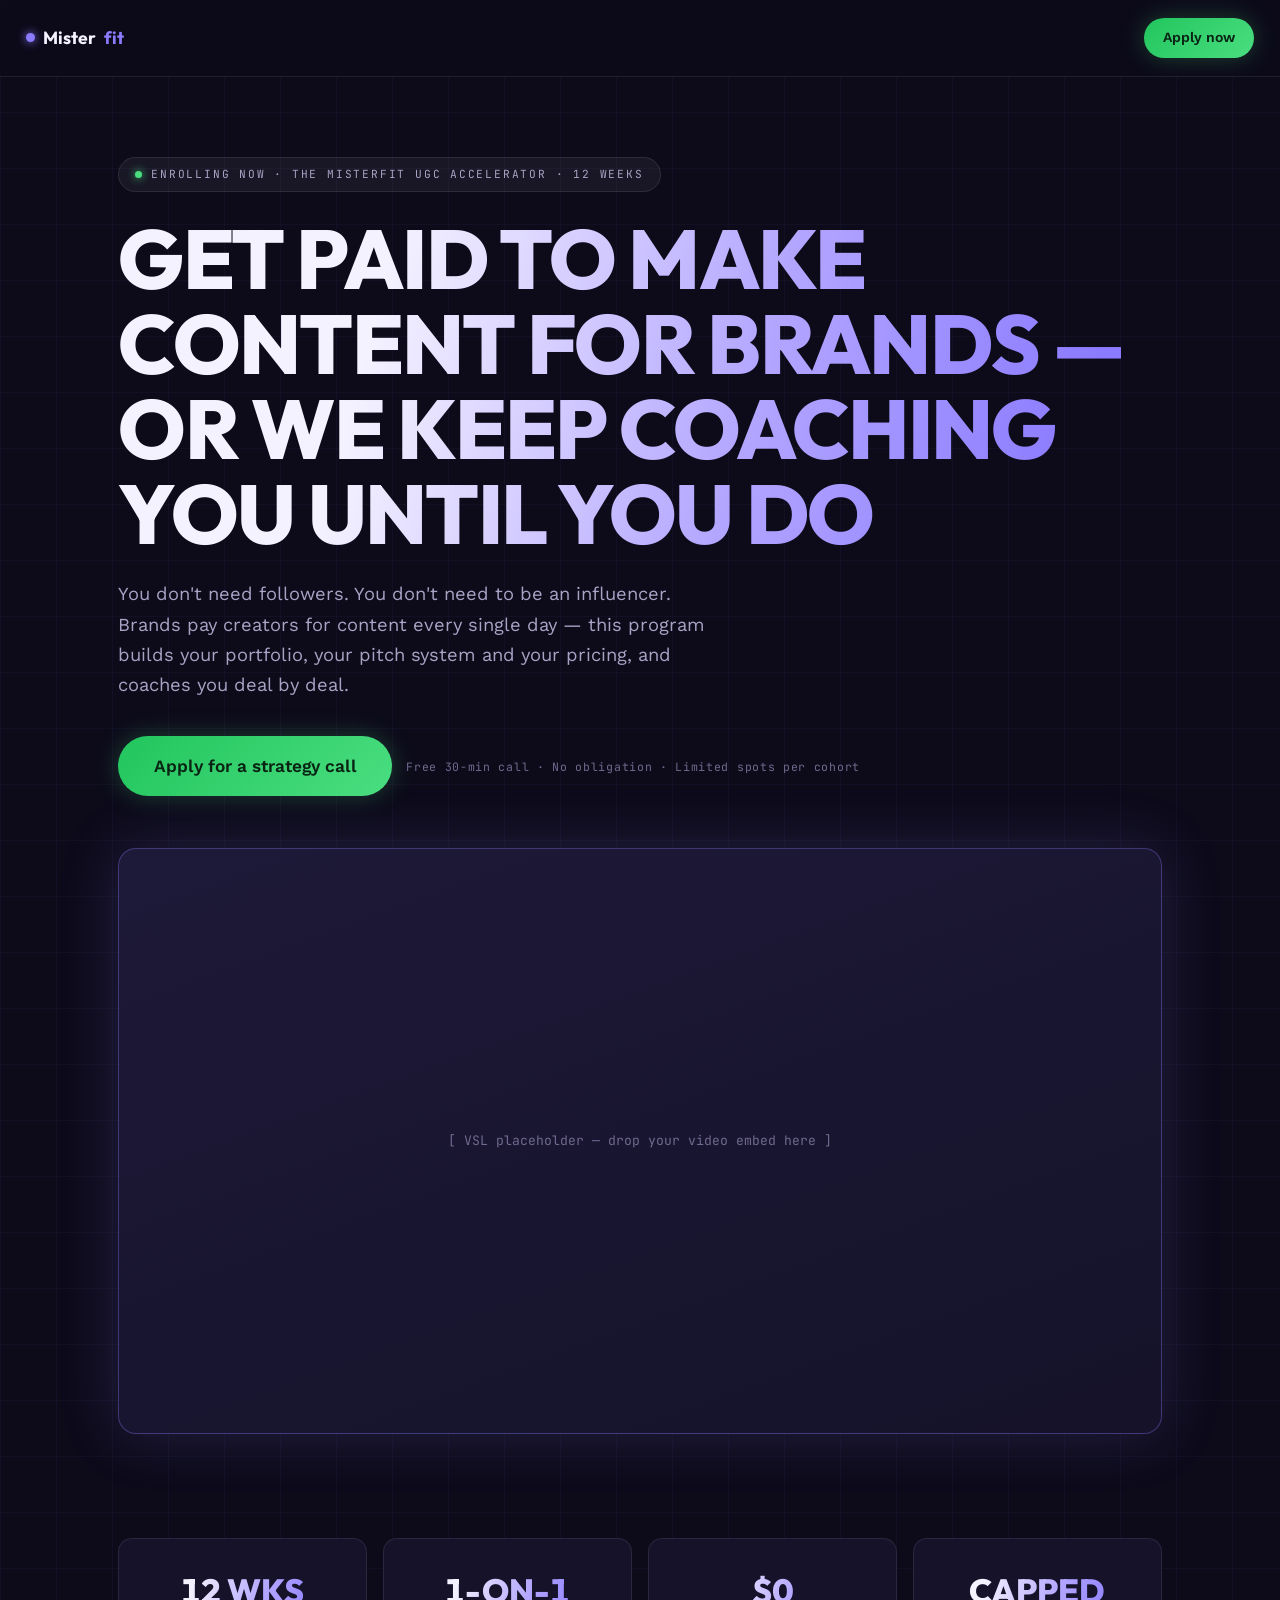
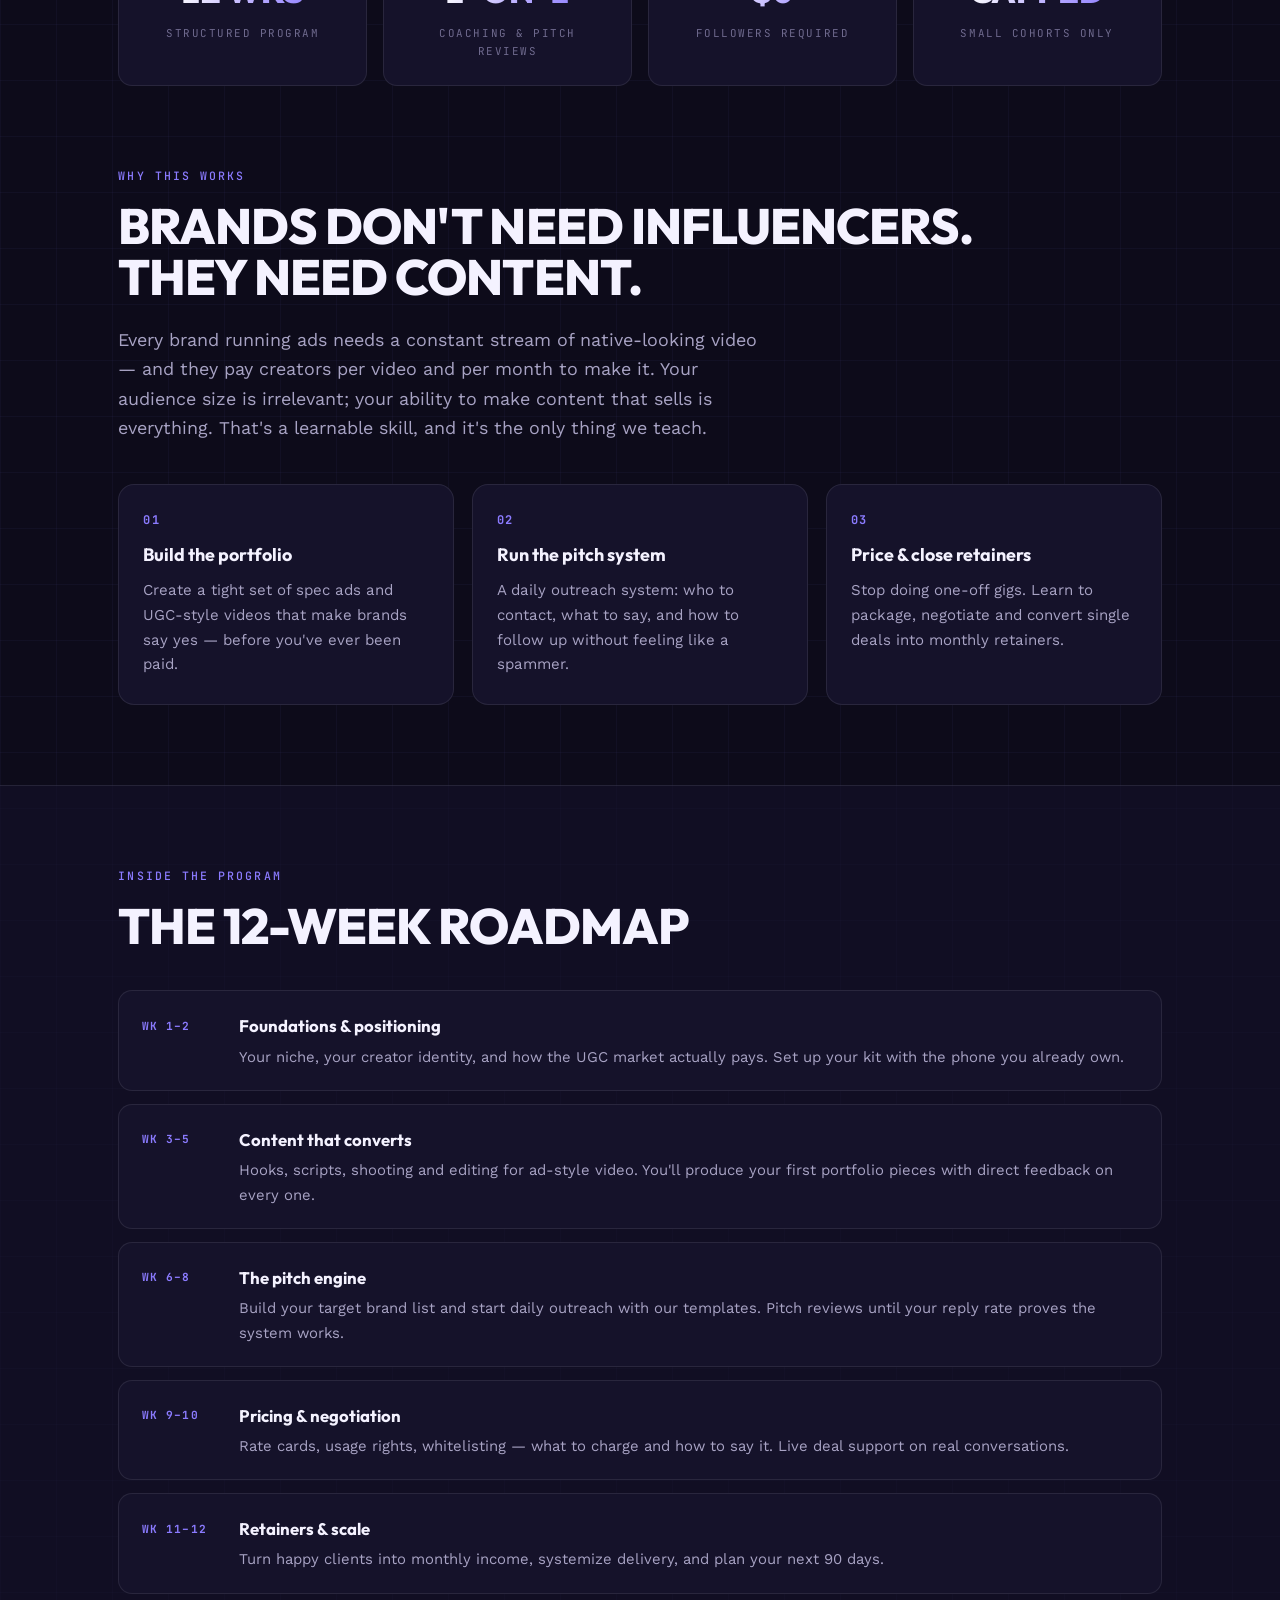
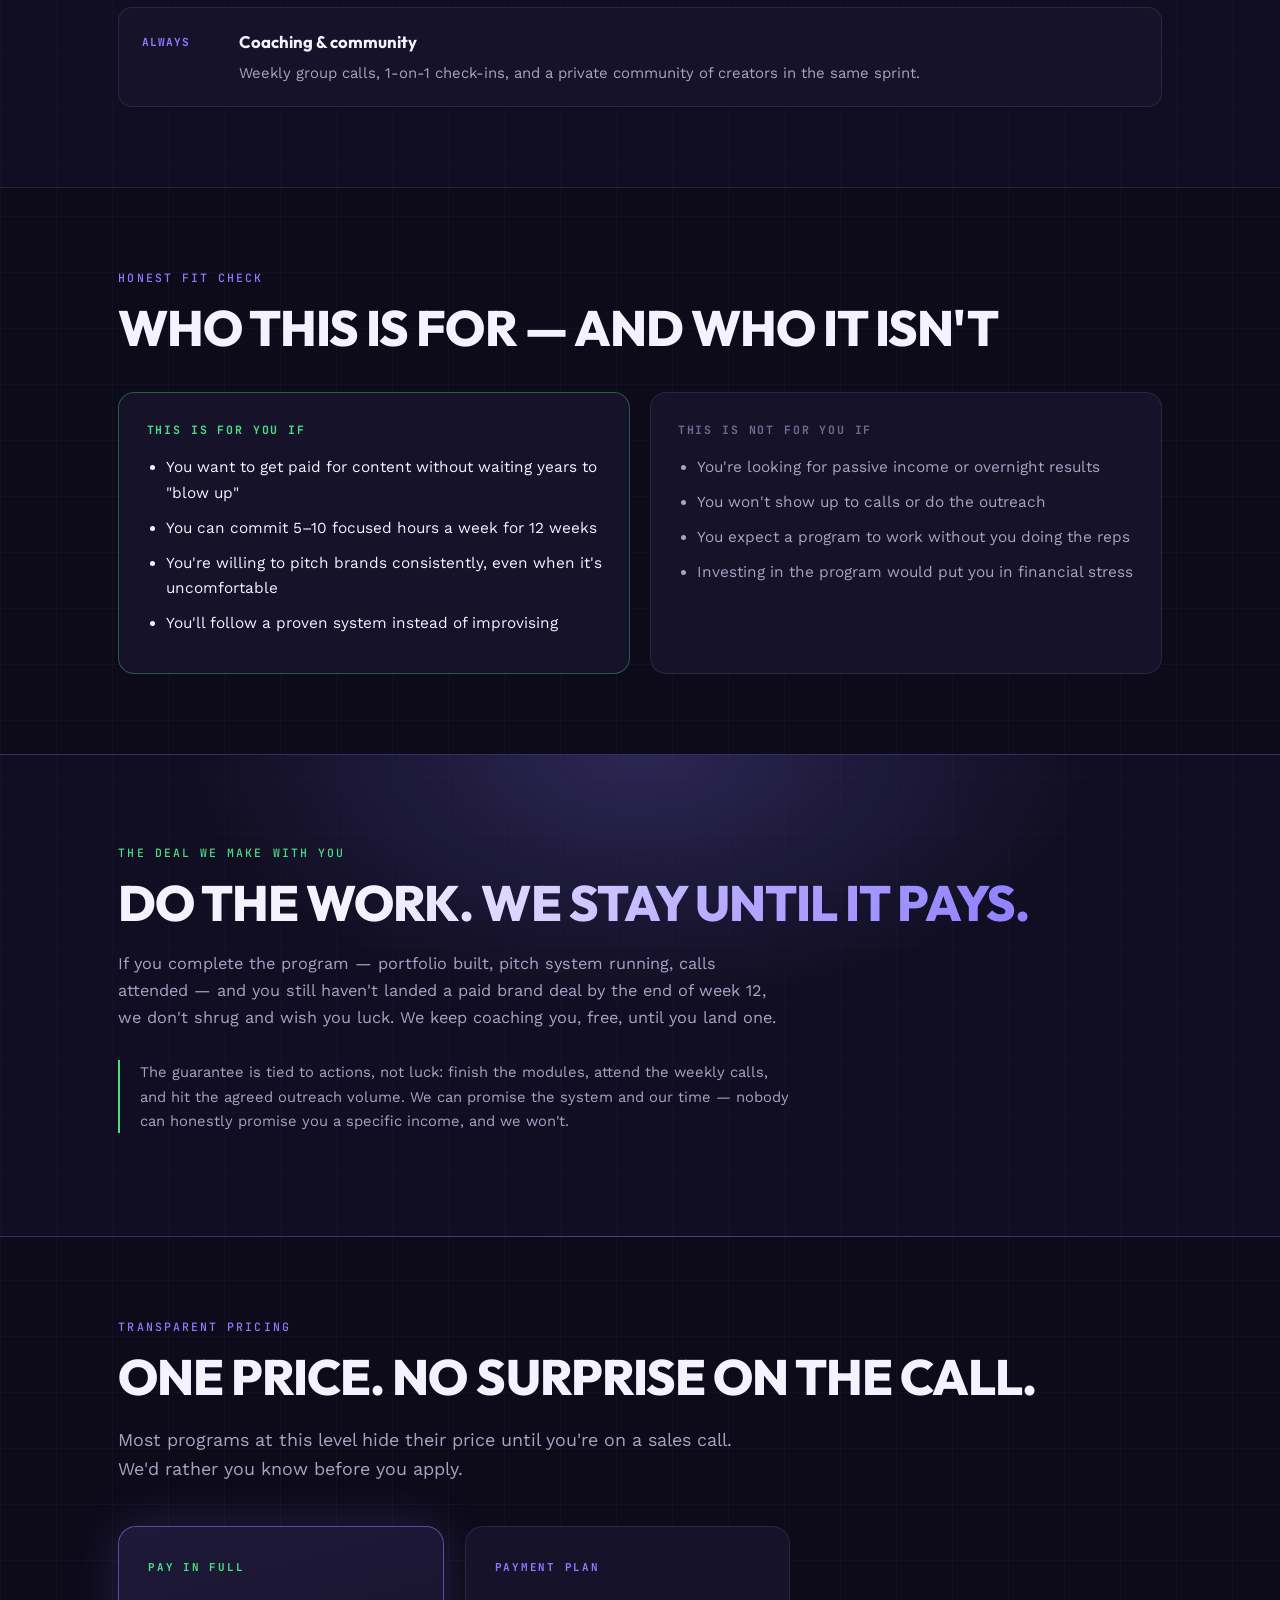
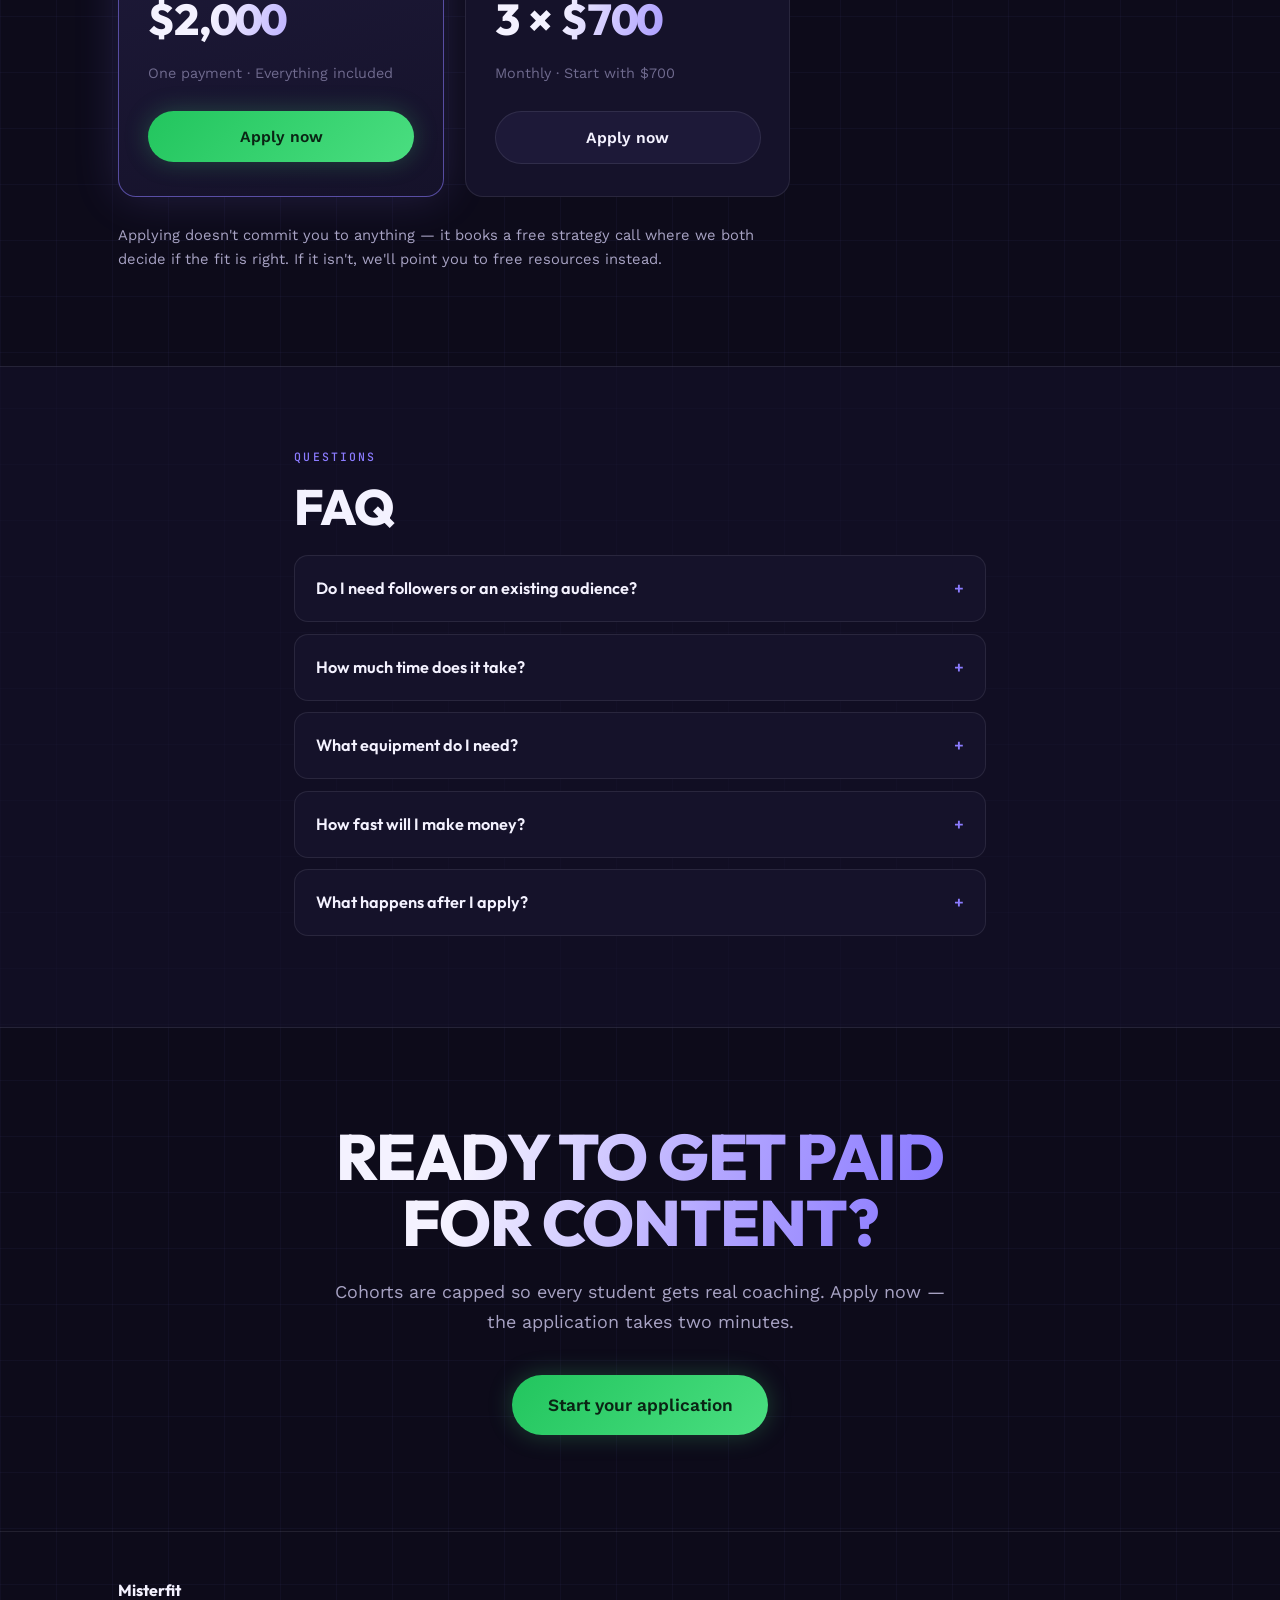
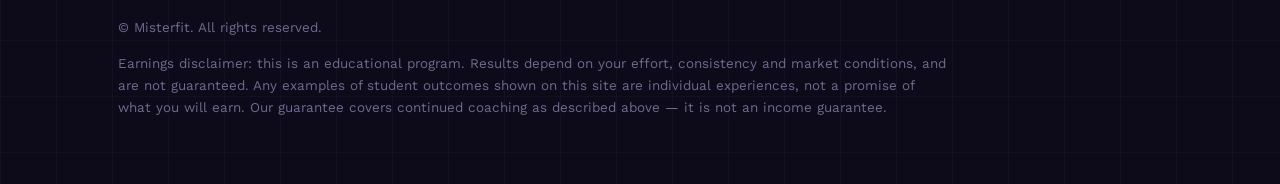
<file: index.html>
<!doctype html>
<html lang="en">
<head>
<meta charset="utf-8">
<meta name="viewport" content="width=device-width, initial-scale=1">
<title>Misterfit UGC Accelerator</title>
<meta name="description" content="A 12-week program that takes you from posting for free to getting paid by brands — portfolio, pitching, pricing and retainers, with coaching until it works.">
<link rel="preconnect" href="https://fonts.googleapis.com">
<link rel="stylesheet" href="https://fonts.googleapis.com/css2?family=Outfit:wght@500;600;700;800&family=Work+Sans:wght@400;500;600&family=JetBrains+Mono:wght@400;500;700&display=swap">
<link rel="stylesheet" href="css/style.css">
</head>
<body>

<nav class="topbar">
  <a class="logo" href="index.html">Mister<span>fit</span></a>
  <a class="btn small" href="apply.html">Apply now</a>
</nav>

<header class="hero">
  <div class="wrap">
    <p class="status-pill"><span class="dot"></span>Enrolling now · The Misterfit UGC Accelerator · 12 weeks</p>
    <h1 class="display">Get paid to make content for brands — <span class="hl">or we keep coaching you until you do</span></h1>
    <p class="sub">You don't need followers. You don't need to be an influencer. Brands pay creators for content every single day — this program builds your portfolio, your pitch system and your pricing, and coaches you deal by deal.</p>
    <div class="cta-row">
      <a class="btn big" href="apply.html">Apply for a strategy call</a>
      <span class="cta-note">Free 30-min call · No obligation · Limited spots per cohort</span>
    </div>

    <!-- TODO: replace this block with your real VSL embed (YouTube/Vimeo/Wistia iframe) -->
    <div class="vsl">[ VSL placeholder — drop your video embed here ]</div>
  </div>
</header>

<div class="factstrip wrap">
  <div class="fact"><div class="n">12 wks</div><div class="l">Structured program</div></div>
  <div class="fact"><div class="n">1-on-1</div><div class="l">Coaching &amp; pitch reviews</div></div>
  <div class="fact"><div class="n">$0</div><div class="l">Followers required</div></div>
  <div class="fact"><div class="n">Capped</div><div class="l">Small cohorts only</div></div>
</div>

<section>
  <div class="wrap">
    <p class="eyebrow">Why this works</p>
    <h2 class="display">Brands don't need influencers.<br>They need content.</h2>
    <p class="lead">Every brand running ads needs a constant stream of native-looking video — and they pay creators per video and per month to make it. Your audience size is irrelevant; your ability to make content that sells is everything. That's a learnable skill, and it's the only thing we teach.</p>
    <div class="steps">
      <div class="step"><div class="num">01</div><h3>Build the portfolio</h3><p>Create a tight set of spec ads and UGC-style videos that make brands say yes — before you've ever been paid.</p></div>
      <div class="step"><div class="num">02</div><h3>Run the pitch system</h3><p>A daily outreach system: who to contact, what to say, and how to follow up without feeling like a spammer.</p></div>
      <div class="step"><div class="num">03</div><h3>Price &amp; close retainers</h3><p>Stop doing one-off gigs. Learn to package, negotiate and convert single deals into monthly retainers.</p></div>
    </div>
  </div>
</section>

<section class="alt">
  <div class="wrap">
    <p class="eyebrow">Inside the program</p>
    <h2 class="display">The 12-week roadmap</h2>
    <div class="modules">
      <div class="module"><div class="wk">Wk 1–2</div><div><h3>Foundations &amp; positioning</h3><p>Your niche, your creator identity, and how the UGC market actually pays. Set up your kit with the phone you already own.</p></div></div>
      <div class="module"><div class="wk">Wk 3–5</div><div><h3>Content that converts</h3><p>Hooks, scripts, shooting and editing for ad-style video. You'll produce your first portfolio pieces with direct feedback on every one.</p></div></div>
      <div class="module"><div class="wk">Wk 6–8</div><div><h3>The pitch engine</h3><p>Build your target brand list and start daily outreach with our templates. Pitch reviews until your reply rate proves the system works.</p></div></div>
      <div class="module"><div class="wk">Wk 9–10</div><div><h3>Pricing &amp; negotiation</h3><p>Rate cards, usage rights, whitelisting — what to charge and how to say it. Live deal support on real conversations.</p></div></div>
      <div class="module"><div class="wk">Wk 11–12</div><div><h3>Retainers &amp; scale</h3><p>Turn happy clients into monthly income, systemize delivery, and plan your next 90 days.</p></div></div>
      <div class="module"><div class="wk">Always</div><div><h3>Coaching &amp; community</h3><p>Weekly group calls, 1-on-1 check-ins, and a private community of creators in the same sprint.</p></div></div>
    </div>
  </div>
</section>

<!--
  TESTIMONIALS — intentionally left out until there are real student results.
  When you have them, add a section here with: real name (with permission),
  a specific outcome, and ideally a video. Never invent results — in this
  niche fabricated income claims are both a trust-killer and an FTC problem.
-->

<section>
  <div class="wrap">
    <p class="eyebrow">Honest fit check</p>
    <h2 class="display">Who this is for — and who it isn't</h2>
    <div class="forgrid">
      <div class="forcard yes">
        <h3>This is for you if</h3>
        <ul>
          <li>You want to get paid for content without waiting years to "blow up"</li>
          <li>You can commit 5–10 focused hours a week for 12 weeks</li>
          <li>You're willing to pitch brands consistently, even when it's uncomfortable</li>
          <li>You'll follow a proven system instead of improvising</li>
        </ul>
      </div>
      <div class="forcard not">
        <h3>This is not for you if</h3>
        <ul>
          <li>You're looking for passive income or overnight results</li>
          <li>You won't show up to calls or do the outreach</li>
          <li>You expect a program to work without you doing the reps</li>
          <li>Investing in the program would put you in financial stress</li>
        </ul>
      </div>
    </div>
  </div>
</section>

<section class="guarantee">
  <div class="wrap">
    <p class="eyebrow">The deal we make with you</p>
    <h2 class="display">Do the work. We stay until it pays.</h2>
    <p>If you complete the program — portfolio built, pitch system running, calls attended — and you still haven't landed a paid brand deal by the end of week 12, we don't shrug and wish you luck. We keep coaching you, free, until you land one.</p>
    <p class="terms">The guarantee is tied to actions, not luck: finish the modules, attend the weekly calls, and hit the agreed outreach volume. We can promise the system and our time — nobody can honestly promise you a specific income, and we won't.</p>
  </div>
</section>

<section id="pricing">
  <div class="wrap">
    <p class="eyebrow">Transparent pricing</p>
    <h2 class="display">One price. No surprise on the call.</h2>
    <p class="lead">Most programs at this level hide their price until you're on a sales call. We'd rather you know before you apply.</p>
    <div class="pricegrid">
      <div class="pricecard featured">
        <span class="plan">Pay in full</span>
        <span class="amount">$2,000</span>
        <span class="per">One payment · Everything included</span>
        <a class="btn" href="apply.html">Apply now</a>
      </div>
      <div class="pricecard">
        <span class="plan">Payment plan</span>
        <span class="amount">3 × $700</span>
        <span class="per">Monthly · Start with $700</span>
        <a class="btn ghost" href="apply.html">Apply now</a>
      </div>
    </div>
    <p class="price-note">Applying doesn't commit you to anything — it books a free strategy call where we both decide if the fit is right. If it isn't, we'll point you to free resources instead.</p>
  </div>
</section>

<section class="alt faq">
  <div class="wrap narrow">
    <p class="eyebrow">Questions</p>
    <h2 class="display">FAQ</h2>
    <details>
      <summary>Do I need followers or an existing audience?</summary>
      <div class="a">No. UGC is content made <em>for brands to use</em> — on their pages and in their ads. Brands hire based on your portfolio, not your follower count. Most students start from zero.</div>
    </details>
    <details>
      <summary>How much time does it take?</summary>
      <div class="a">Plan for 5–10 focused hours a week. The program is built to run alongside a job or studies — but it does not work on zero hours. That's why we ask about your availability in the application.</div>
    </details>
    <details>
      <summary>What equipment do I need?</summary>
      <div class="a">A smartphone and decent natural light. We cover simple upgrades later, but nobody needs a camera kit to land their first deals.</div>
    </details>
    <details>
      <summary>How fast will I make money?</summary>
      <div class="a">Honestly: we don't know, and anyone who promises you a number is lying to you. Speed depends on your niche, your output and your consistency. What we control is the system, the feedback and the guarantee — we coach until the work pays.</div>
    </details>
    <details>
      <summary>What happens after I apply?</summary>
      <div class="a">The application takes about two minutes. If it looks like a fit, you'll book a free 30-minute strategy call where we map your situation and decide together. No pressure tactics, and you already know the price.</div>
    </details>
  </div>
</section>

<section class="finalcta">
  <div class="wrap narrow">
    <h2 class="display">Ready to get <span class="hl">paid</span> for content?</h2>
    <p class="lead">Cohorts are capped so every student gets real coaching. Apply now — the application takes two minutes.</p>
    <a class="btn big" href="apply.html">Start your application</a>
  </div>
</section>

<footer>
  <div class="wrap">
    <div class="logo">Misterfit</div>
    <p>© Misterfit. All rights reserved.</p>
    <p>Earnings disclaimer: this is an educational program. Results depend on your effort, consistency and market conditions, and are not guaranteed. Any examples of student outcomes shown on this site are individual experiences, not a promise of what you will earn. Our guarantee covers continued coaching as described above — it is not an income guarantee.</p>
  </div>
</footer>

</body>
</html>
</file>
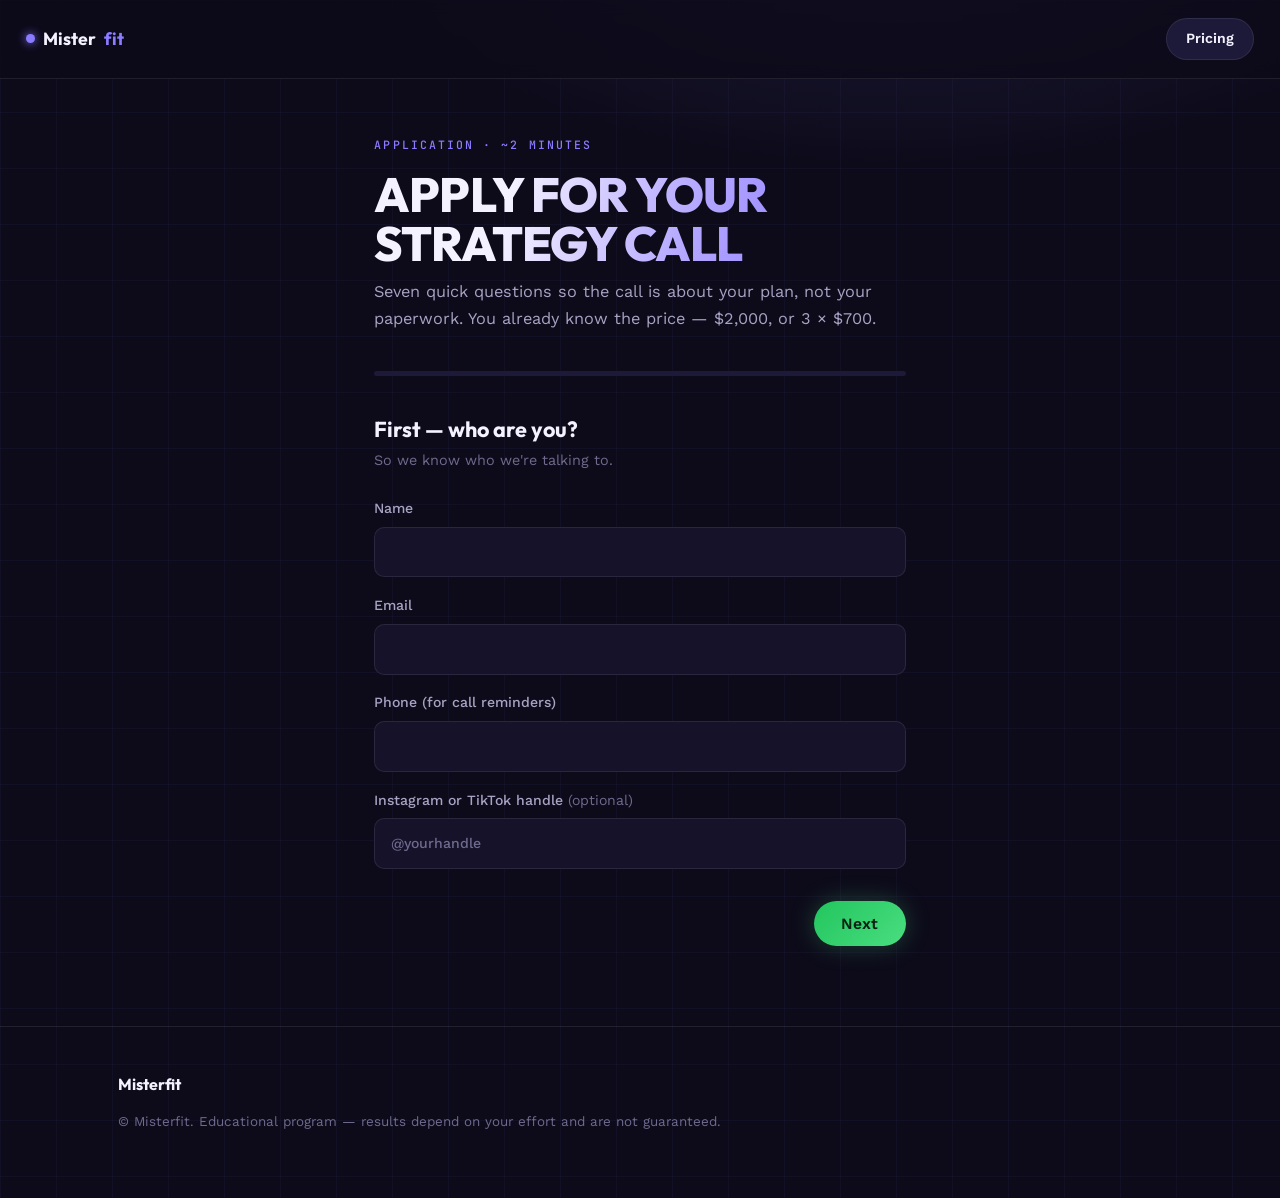
<file: apply.html>
<!doctype html>
<html lang="en">
<head>
<meta charset="utf-8">
<meta name="viewport" content="width=device-width, initial-scale=1">
<title>Apply — Misterfit UGC Accelerator</title>
<meta name="description" content="Apply for a free strategy call for the Misterfit UGC Accelerator.">
<link rel="preconnect" href="https://fonts.googleapis.com">
<link rel="stylesheet" href="https://fonts.googleapis.com/css2?family=Outfit:wght@500;600;700;800&family=Work+Sans:wght@400;500;600&family=JetBrains+Mono:wght@400;500;700&display=swap">
<link rel="stylesheet" href="css/style.css">
<script src="config.js"></script>
</head>
<body>

<nav class="topbar">
  <a class="logo" href="index.html">Mister<span>fit</span></a>
  <a class="btn small ghost" href="index.html#pricing">Pricing</a>
</nav>

<main class="apply-shell">
  <p class="eyebrow">Application · ~2 minutes</p>
  <h1 class="display">Apply for your strategy call</h1>
  <p class="sub">Seven quick questions so the call is about your plan, not your paperwork. You already know the price — $2,000, or 3 × $700.</p>

  <div class="progress" aria-hidden="true"><div class="bar" id="bar"></div></div>

  <form id="appform" novalidate>

    <!-- Step 1: contact -->
    <div class="qstep active" data-step="1">
      <h2>First — who are you?</h2>
      <p class="hint">So we know who we're talking to.</p>
      <label class="field">Name
        <input type="text" name="name" autocomplete="name" required>
      </label>
      <label class="field">Email
        <input type="email" name="email" autocomplete="email" required>
      </label>
      <label class="field">Phone (for call reminders)
        <input type="tel" name="phone" autocomplete="tel" required>
      </label>
      <label class="field">Instagram or TikTok handle <span style="font-weight:400;color:var(--faint)">(optional)</span>
        <input type="text" name="handle" placeholder="@yourhandle">
      </label>
      <div class="nav-row"><span class="spacer"></span><button type="button" class="btn" data-next>Next</button></div>
      <p class="error-note" id="err-1">Please fill in your name, a valid email, and a phone number.</p>
    </div>

    <!-- Step 2: current stage -->
    <div class="qstep" data-step="2">
      <h2>Where are you right now with content?</h2>
      <div class="optlist" data-field="stage">
        <button type="button" class="optbtn" data-value="never-posted">I've never really posted content</button>
        <button type="button" class="optbtn" data-value="posting-unpaid">I post sometimes, but I've never been paid</button>
        <button type="button" class="optbtn" data-value="small-deals">I've landed a few deals — under $500/month</button>
        <button type="button" class="optbtn" data-value="earning">I'm making $500–$2,000/month from content</button>
      </div>
      <div class="nav-row"><button type="button" class="btn ghost" data-back>Back</button><span class="spacer"></span></div>
    </div>

    <!-- Step 3: prior investment -->
    <div class="qstep" data-step="3">
      <h2>Have you invested in courses or coaching before?</h2>
      <div class="optlist" data-field="prior_investment">
        <button type="button" class="optbtn" data-value="first">$0 — this would be my first</button>
        <button type="button" class="optbtn" data-value="under-500">Under $500</button>
        <button type="button" class="optbtn" data-value="500-2000">$500 – $2,000</button>
        <button type="button" class="optbtn" data-value="over-2000">Over $2,000</button>
      </div>
      <div class="nav-row"><button type="button" class="btn ghost" data-back>Back</button><span class="spacer"></span></div>
    </div>

    <!-- Step 4: time -->
    <div class="qstep" data-step="4">
      <h2>How many hours a week can you actually commit?</h2>
      <p class="hint">Honest answer — the program is built around 5–10 focused hours.</p>
      <div class="optlist" data-field="hours">
        <button type="button" class="optbtn" data-value="under-5">Under 5 hours</button>
        <button type="button" class="optbtn" data-value="5-10">5–10 hours</button>
        <button type="button" class="optbtn" data-value="10-plus">10+ hours</button>
      </div>
      <div class="nav-row"><button type="button" class="btn ghost" data-back>Back</button><span class="spacer"></span></div>
    </div>

    <!-- Step 5: obstacle -->
    <div class="qstep" data-step="5">
      <h2>What's the #1 thing stopping you from getting paid for content right now?</h2>
      <p class="hint">Don't skip the messy details — this is what we'll actually dig into on the call.</p>
      <label class="field" style="font-weight:400">
        <textarea name="obstacle" required placeholder="Be specific…"></textarea>
      </label>
      <div class="nav-row"><button type="button" class="btn ghost" data-back>Back</button><span class="spacer"></span><button type="button" class="btn" data-next>Next</button></div>
      <p class="error-note" id="err-5">A sentence or two helps us prepare — please fill this in.</p>
    </div>

    <!-- Step 6: investment readiness (branch point) -->
    <div class="qstep" data-step="6">
      <h2>The program is a $2,000 investment — or 3 payments of $700.</h2>
      <p class="hint">If we both decide on the call that it's the right fit, are you in a position to make that work?</p>
      <div class="optlist" data-field="investment">
        <button type="button" class="optbtn" data-value="ready-now">Yes — I'm ready now</button>
        <button type="button" class="optbtn" data-value="payment-plan">Yes — with the payment plan</button>
        <button type="button" class="optbtn" data-value="not-now">Not right now</button>
      </div>
      <div class="nav-row"><button type="button" class="btn ghost" data-back>Back</button><span class="spacer"></span></div>
    </div>

    <!-- Step 7: show-up commitment -->
    <div class="qstep" data-step="7">
      <h2>Last one: if we book a call, can you commit to showing up?</h2>
      <p class="hint">Spots are limited per cohort, and a no-show takes a slot from someone else.</p>
      <div class="optlist" data-field="commitment">
        <button type="button" class="optbtn" data-value="yes">Yes — I'll be there</button>
        <button type="button" class="optbtn" data-value="no">No, I can't commit to that</button>
      </div>
      <div class="nav-row"><button type="button" class="btn ghost" data-back>Back</button><span class="spacer"></span></div>
    </div>
  </form>

  <!-- Qualified end screen -->
  <div class="endscreen" id="screen-qualified" hidden>
    <p class="eyebrow">Application received</p>
    <h2 class="display">You're in — book your call</h2>
    <p>Pick a time that works for you below. Come with your questions; leave with a plan either way.</p>
    <div class="calendly-slot" id="calendly-slot"></div>
    <p id="no-calendar-msg" hidden>We've got your application — you'll hear from us within 24 hours to schedule your call.</p>
  </div>

  <!-- Waitlist / downsell end screen -->
  <div class="endscreen" id="screen-waitlist" hidden>
    <p class="eyebrow">Application received</p>
    <h2 class="display">Let's keep in touch</h2>
    <p id="waitlist-msg">No stress — the worst move is investing money you can't afford. We've saved your application, and we'll send you free resources to start building your portfolio now, so you're ready when the timing is right.</p>
    <a class="btn" id="downsell-btn" hidden href="#">Start with the starter resources</a>
  </div>
</main>

<footer>
  <div class="wrap">
    <div class="logo">Misterfit</div>
    <p>© Misterfit. Educational program — results depend on your effort and are not guaranteed.</p>
  </div>
</footer>

<script>
(function () {
  var cfg = window.MISTERFIT_CONFIG || {};
  var form = document.getElementById("appform");
  var steps = Array.prototype.slice.call(form.querySelectorAll(".qstep"));
  var bar = document.getElementById("bar");
  var TOTAL = steps.length;
  var current = 0;
  var answers = {};

  function show(i) {
    steps[current].classList.remove("active");
    current = i;
    steps[current].classList.add("active");
    bar.style.width = Math.round(((i + 1) / TOTAL) * 100) + "%";
    window.scrollTo({ top: 0 });
    var first = steps[current].querySelector("input, textarea");
    if (first) first.focus();
  }

  function collectContact() {
    var name = form.elements.name.value.trim();
    var email = form.elements.email.value.trim();
    var phone = form.elements.phone.value.trim();
    if (!name || !/^[^@\s]+@[^@\s]+\.[^@\s]+$/.test(email) || !phone) return false;
    answers.name = name;
    answers.email = email;
    answers.phone = phone;
    answers.handle = form.elements.handle.value.trim();
    return true;
  }

  function submitApplication(status) {
    answers.status = status; // "qualified" | "waitlist"
    answers.submitted_at = new Date().toISOString();
    if (cfg.FORM_ENDPOINT) {
      fetch(cfg.FORM_ENDPOINT, {
        method: "POST",
        headers: { "Content-Type": "application/json", Accept: "application/json" },
        body: JSON.stringify(answers)
      }).catch(function () { /* never block the user on capture */ });
    }
  }

  function finish() {
    var qualified = answers.investment !== "not-now" && answers.commitment === "yes";
    form.hidden = true;
    bar.style.width = "100%";
    submitApplication(qualified ? "qualified" : "waitlist");

    if (qualified) {
      var screen = document.getElementById("screen-qualified");
      screen.hidden = false;
      if (cfg.CALENDLY_URL) {
        var slot = document.getElementById("calendly-slot");
        var div = document.createElement("div");
        div.className = "calendly-inline-widget";
        div.style.minWidth = "320px";
        div.style.height = "700px";
        var url = cfg.CALENDLY_URL + (cfg.CALENDLY_URL.indexOf("?") > -1 ? "&" : "?") +
          "name=" + encodeURIComponent(answers.name) +
          "&email=" + encodeURIComponent(answers.email);
        div.setAttribute("data-url", url);
        slot.appendChild(div);
        var s = document.createElement("script");
        s.src = "https://assets.calendly.com/assets/external/widget.js";
        s.async = true;
        document.body.appendChild(s);
      } else {
        document.getElementById("no-calendar-msg").hidden = false;
      }
    } else {
      var wl = document.getElementById("screen-waitlist");
      wl.hidden = false;
      if (answers.commitment === "no") {
        document.getElementById("waitlist-msg").textContent =
          "No stress — come back when you can commit to the call. We'll hold your application, and you're welcome to re-apply whenever you're ready.";
      }
      if (cfg.DOWNSELL_URL) {
        var b = document.getElementById("downsell-btn");
        b.href = cfg.DOWNSELL_URL;
        b.hidden = false;
      }
    }
  }

  function advance() {
    // Step 7 answered, or waitlist branch from step 6 → finish
    if (current === TOTAL - 1 || (steps[current].dataset.step === "6" && answers.investment === "not-now")) {
      finish();
    } else {
      show(current + 1);
    }
  }

  form.addEventListener("click", function (e) {
    var t = e.target;

    if (t.matches("[data-next]")) {
      var stepNo = steps[current].dataset.step;
      if (stepNo === "1") {
        var ok = collectContact();
        document.getElementById("err-1").classList.toggle("show", !ok);
        if (!ok) return;
      }
      if (stepNo === "5") {
        var v = form.elements.obstacle.value.trim();
        document.getElementById("err-5").classList.toggle("show", v.length < 5);
        if (v.length < 5) return;
        answers.obstacle = v;
      }
      advance();
    }

    if (t.matches("[data-back]") && current > 0) show(current - 1);

    if (t.matches(".optbtn")) {
      var list = t.closest(".optlist");
      list.querySelectorAll(".optbtn").forEach(function (b) { b.classList.remove("selected"); });
      t.classList.add("selected");
      answers[list.dataset.field] = t.dataset.value;
      setTimeout(advance, 180);
    }
  });

  form.addEventListener("keydown", function (e) {
    if (e.key === "Enter" && e.target.tagName !== "TEXTAREA") {
      e.preventDefault();
      var next = steps[current].querySelector("[data-next]");
      if (next) next.click();
    }
  });
})();
</script>

</body>
</html>
</file>
<file: css/style.css>
/* Misterfit UGC Accelerator — dark violet creator look (single theme) */
:root {
  --bg: #0d0b1a;
  --panel: #15122a;
  --panel-2: #1d1938;
  --text: #f4f2ff;
  --muted: #a8a3c4;
  --faint: #6f6a8e;
  --line: rgba(244, 242, 255, 0.09);
  --violet: #8b7bff;
  --violet-deep: #5b47d6;
  --green: #4ade80;
  --green-ink: #0a2414;
  --grad-text: linear-gradient(105deg, #f4f2ff 25%, #b3a6ff 60%, #8b7bff 90%);
  --grad-cta: linear-gradient(135deg, #22c55e, #4ade80);
}

* { box-sizing: border-box; }
html { scroll-behavior: smooth; }
@media (prefers-reduced-motion: reduce) {
  html { scroll-behavior: auto; }
  * { transition: none !important; animation: none !important; }
}

body {
  margin: 0;
  background:
    radial-gradient(60rem 30rem at 70% -10%, rgba(139, 123, 255, 0.16), transparent 60%),
    linear-gradient(rgba(139, 123, 255, 0.045) 1px, transparent 1px),
    linear-gradient(90deg, rgba(139, 123, 255, 0.045) 1px, transparent 1px),
    var(--bg);
  background-size: auto, 56px 56px, 56px 56px, auto;
  color: var(--text);
  font-family: "Work Sans", system-ui, sans-serif;
  font-size: 1.02rem;
  line-height: 1.65;
}

.display {
  font-family: Outfit, system-ui, sans-serif;
  font-weight: 800;
  text-transform: uppercase;
  letter-spacing: -0.02em;
  line-height: 1.02;
}
.grad { background: var(--grad-text); -webkit-background-clip: text; background-clip: text; color: transparent; }

.eyebrow {
  font-family: "JetBrains Mono", ui-monospace, monospace;
  font-size: 0.72rem;
  font-weight: 500;
  letter-spacing: 0.18em;
  text-transform: uppercase;
  color: var(--violet);
  margin: 0 0 1rem;
}

.wrap { max-width: 68rem; margin: 0 auto; padding: 0 1.4rem; }
.narrow { max-width: 46rem; }

/* ---- top bar ---- */
.topbar {
  display: flex; justify-content: space-between; align-items: center;
  padding: 1.1rem 1.6rem;
  border-bottom: 1px solid var(--line);
  background: rgba(13, 11, 26, 0.8);
  backdrop-filter: blur(8px);
  position: sticky; top: 0; z-index: 10;
}
.topbar .logo {
  font-family: Outfit, sans-serif; font-weight: 700;
  font-size: 1.1rem; letter-spacing: -0.01em;
  color: var(--text); text-decoration: none;
  display: inline-flex; align-items: center; gap: 0.55rem;
}
.topbar .logo::before {
  content: ""; width: 9px; height: 9px; border-radius: 50%;
  background: var(--violet); box-shadow: 0 0 10px var(--violet);
}
.topbar .logo span { color: var(--violet); }

.btn {
  display: inline-flex; align-items: center; justify-content: center; gap: 0.5rem;
  background: var(--grad-cta); color: var(--green-ink);
  font-family: "Work Sans", sans-serif;
  font-weight: 600; font-size: 0.98rem;
  text-decoration: none; text-align: center;
  padding: 0.8rem 1.7rem;
  border: none;
  border-radius: 999px;
  cursor: pointer;
  box-shadow: 0 0 24px rgba(74, 222, 128, 0.25);
  transition: transform 0.12s, box-shadow 0.15s, filter 0.15s;
}
.btn:hover { filter: brightness(1.07); box-shadow: 0 0 32px rgba(74, 222, 128, 0.4); }
.btn:active { transform: translateY(1px); }
.btn:focus-visible { outline: 2px solid var(--green); outline-offset: 3px; }
.btn.big { font-size: 1.08rem; padding: 1rem 2.2rem; }
.btn.ghost {
  background: var(--panel-2); color: var(--text);
  border: 1px solid var(--line); box-shadow: none;
}
.btn.ghost:hover { background: #262146; filter: none; box-shadow: none; }
.btn.small { font-size: 0.88rem; padding: 0.55rem 1.2rem; }

/* ---- status pill ---- */
.status-pill {
  display: inline-flex; align-items: center; gap: 0.55rem;
  font-family: "JetBrains Mono", ui-monospace, monospace;
  font-size: 0.7rem; letter-spacing: 0.16em; text-transform: uppercase;
  color: var(--muted);
  background: rgba(244, 242, 255, 0.05);
  border: 1px solid var(--line);
  border-radius: 999px;
  padding: 0.45rem 1rem;
  margin: 0 0 1.6rem;
}
.status-pill .dot {
  width: 7px; height: 7px; border-radius: 50%;
  background: var(--green); box-shadow: 0 0 8px var(--green);
}

/* ---- hero ---- */
.hero { padding: 5rem 0 4rem; }
.hero h1 {
  font-size: clamp(2.7rem, 8vw, 5.2rem);
  margin: 0 0 1.4rem;
  text-wrap: balance;
  background: var(--grad-text);
  -webkit-background-clip: text; background-clip: text;
  color: transparent;
}
.hero h1 .hl { color: inherit; }
.hero .sub { font-size: 1.15rem; color: var(--muted); max-width: 38rem; margin: 0 0 2.2rem; }
.hero .sub strong { color: var(--text); font-weight: 600; }
.hero .cta-row { display: flex; gap: 0.9rem; flex-wrap: wrap; align-items: center; }
.hero .cta-note {
  font-family: "JetBrains Mono", monospace;
  font-size: 0.72rem; letter-spacing: 0.06em; color: var(--faint);
}

.vsl {
  margin: 3.2rem 0 0;
  aspect-ratio: 16 / 9;
  background: linear-gradient(160deg, var(--panel-2), var(--panel));
  border: 1px solid rgba(139, 123, 255, 0.35);
  border-radius: 18px;
  box-shadow: 0 0 60px rgba(139, 123, 255, 0.18);
  display: flex; align-items: center; justify-content: center;
  color: var(--faint);
  font-family: "JetBrains Mono", monospace;
  font-size: 0.82rem;
  text-align: center;
  padding: 1rem;
}

/* ---- fact strip ---- */
.factstrip {
  display: grid;
  grid-template-columns: repeat(auto-fit, minmax(10rem, 1fr));
  gap: 1rem;
  padding: 2.5rem 1.4rem 0;
}
.factstrip .fact {
  background: var(--panel);
  border: 1px solid var(--line);
  border-radius: 14px;
  padding: 1.5rem 1.4rem;
  text-align: center;
}
.factstrip .n {
  font-family: Outfit, sans-serif; font-weight: 800;
  font-size: 2.1rem; text-transform: uppercase;
  background: var(--grad-text);
  -webkit-background-clip: text; background-clip: text; color: transparent;
  font-variant-numeric: tabular-nums;
}
.factstrip .l {
  font-family: "JetBrains Mono", monospace;
  font-size: 0.68rem; letter-spacing: 0.14em; text-transform: uppercase;
  color: var(--faint); margin-top: 0.4rem;
}

/* ---- sections ---- */
section { padding: 5rem 0; }
section.alt { background: rgba(21, 18, 42, 0.55); border-top: 1px solid var(--line); border-bottom: 1px solid var(--line); }
h2.display { font-size: clamp(1.9rem, 4.8vw, 3.1rem); margin: 0 0 1.4rem; text-wrap: balance; }
.lead { font-size: 1.12rem; color: var(--muted); max-width: 40rem; }
.lead strong { color: var(--text); }

.steps { display: grid; grid-template-columns: repeat(auto-fit, minmax(15rem, 1fr)); gap: 1.1rem; margin-top: 2.6rem; }
.step {
  background: var(--panel); border: 1px solid var(--line); border-radius: 16px;
  padding: 1.6rem 1.5rem 1.7rem;
  transition: border-color 0.15s, box-shadow 0.15s;
}
.step:hover { border-color: rgba(139, 123, 255, 0.45); box-shadow: 0 0 30px rgba(139, 123, 255, 0.12); }
.step .num {
  font-family: "JetBrains Mono", monospace;
  font-size: 0.75rem; letter-spacing: 0.12em; color: var(--violet); font-weight: 700;
}
.step h3 { font-family: Outfit, sans-serif; font-weight: 700; font-size: 1.12rem; margin: 0.6rem 0 0.5rem; }
.step p { margin: 0; font-size: 0.94rem; color: var(--muted); }

/* ---- curriculum ---- */
.modules { margin-top: 2.4rem; display: flex; flex-direction: column; gap: 0.8rem; }
.module {
  display: grid; grid-template-columns: 5rem 1fr; gap: 1.1rem;
  background: var(--panel); border: 1px solid var(--line); border-radius: 14px;
  padding: 1.3rem 1.4rem;
}
.module .wk {
  font-family: "JetBrains Mono", monospace;
  font-size: 0.7rem; letter-spacing: 0.1em; text-transform: uppercase;
  color: var(--violet); font-weight: 700; padding-top: 0.3rem;
}
.module h3 { font-family: Outfit, sans-serif; font-weight: 700; margin: 0 0 0.3rem; font-size: 1.05rem; }
.module p { margin: 0; font-size: 0.93rem; color: var(--muted); }

/* ---- for / not for ---- */
.forgrid { display: grid; grid-template-columns: repeat(auto-fit, minmax(17rem, 1fr)); gap: 1.2rem; margin-top: 2.4rem; }
.forcard { border: 1px solid var(--line); border-radius: 16px; padding: 1.7rem 1.7rem; background: var(--panel); }
.forcard.yes { border-color: rgba(74, 222, 128, 0.35); }
.forcard h3 {
  margin: 0 0 1rem; font-size: 0.72rem; text-transform: uppercase; letter-spacing: 0.16em;
  font-family: "JetBrains Mono", monospace; font-weight: 700;
}
.forcard.yes h3 { color: var(--green); }
.forcard.not h3 { color: var(--faint); }
.forcard ul { margin: 0; padding-left: 1.2rem; }
.forcard li { margin-bottom: 0.6rem; font-size: 0.96rem; color: var(--muted); }
.forcard.yes li { color: var(--text); }

/* ---- guarantee band ---- */
.guarantee {
  padding: 5.5rem 0;
  background:
    radial-gradient(40rem 22rem at 50% 0%, rgba(139, 123, 255, 0.22), transparent 70%),
    rgba(21, 18, 42, 0.55);
  border-top: 1px solid rgba(139, 123, 255, 0.3);
  border-bottom: 1px solid rgba(139, 123, 255, 0.3);
}
.guarantee .eyebrow { color: var(--green); }
.guarantee h2 { background: var(--grad-text); -webkit-background-clip: text; background-clip: text; color: transparent; }
.guarantee p { color: var(--muted); max-width: 42rem; }
.guarantee .terms {
  font-size: 0.92rem; border-left: 2px solid var(--green);
  padding-left: 1.2rem; margin-top: 1.8rem;
}

/* ---- pricing ---- */
.pricegrid { display: grid; grid-template-columns: repeat(auto-fit, minmax(16rem, 1fr)); gap: 1.3rem; margin-top: 2.6rem; max-width: 42rem; }
.pricecard {
  border: 1px solid var(--line); border-radius: 18px;
  padding: 2rem 1.8rem; background: var(--panel);
  display: flex; flex-direction: column; gap: 0.45rem;
}
.pricecard.featured {
  border-color: rgba(139, 123, 255, 0.55);
  background: linear-gradient(165deg, var(--panel-2), var(--panel));
  box-shadow: 0 0 45px rgba(139, 123, 255, 0.18);
}
.pricecard .plan {
  font-family: "JetBrains Mono", monospace; font-size: 0.68rem;
  letter-spacing: 0.16em; text-transform: uppercase; color: var(--violet); font-weight: 700;
}
.pricecard.featured .plan { color: var(--green); }
.pricecard .amount {
  font-family: Outfit, sans-serif; font-weight: 800; font-size: 2.7rem;
  font-variant-numeric: tabular-nums;
  background: var(--grad-text); -webkit-background-clip: text; background-clip: text; color: transparent;
}
.pricecard .per { font-size: 0.9rem; color: var(--faint); }
.pricecard .btn { margin-top: 1.1rem; }
.price-note { font-size: 0.92rem; color: var(--muted); margin-top: 1.6rem; max-width: 40rem; }

/* ---- faq ---- */
.faq details {
  border: 1px solid var(--line); border-radius: 14px;
  background: var(--panel);
  padding: 0.3rem 1.3rem; margin-bottom: 0.7rem;
}
.faq details[open] { border-color: rgba(139, 123, 255, 0.4); }
.faq summary {
  font-family: Outfit, sans-serif;
  font-weight: 600; cursor: pointer; padding: 0.9rem 0;
  list-style: none; display: flex; justify-content: space-between; gap: 1rem;
}
.faq summary::after { content: "+"; font-family: "JetBrains Mono", monospace; color: var(--violet); }
.faq details[open] summary::after { content: "–"; }
.faq summary:focus-visible { outline: 2px solid var(--violet); outline-offset: 2px; border-radius: 6px; }
.faq .a { padding: 0 0 1.1rem; color: var(--muted); max-width: 42rem; }

/* ---- final cta ---- */
.finalcta { text-align: center; padding: 6rem 0; }
.finalcta h2 {
  font-size: clamp(2.2rem, 6.5vw, 4rem);
  background: var(--grad-text); -webkit-background-clip: text; background-clip: text; color: transparent;
}
.finalcta h2 .hl { color: inherit; }
.finalcta .lead { margin: 0 auto 2.4rem; }

/* ---- footer ---- */
footer {
  border-top: 1px solid var(--line);
  color: var(--faint);
  padding: 2.8rem 0 3.2rem; font-size: 0.84rem;
}
footer .logo { font-family: Outfit, sans-serif; font-weight: 700; color: var(--text); font-size: 1rem; }
footer p { max-width: 52rem; }
footer a { color: var(--muted); }

/* ---- application page ---- */
.apply-shell { max-width: 36rem; margin: 0 auto; padding: 3.5rem 1.4rem 5rem; }
.apply-shell h1 {
  font-size: clamp(2rem, 6vw, 3rem); margin: 0 0 0.7rem;
  background: var(--grad-text); -webkit-background-clip: text; background-clip: text; color: transparent;
}
.apply-shell .sub { color: var(--muted); margin: 0 0 2.4rem; }

.progress {
  height: 5px; background: var(--panel-2); border-radius: 3px; overflow: hidden;
  margin-bottom: 2.4rem;
}
.progress .bar { height: 100%; background: linear-gradient(90deg, var(--violet-deep), var(--violet)); width: 0%; transition: width 0.25s ease; }

.qstep { display: none; }
.qstep.active { display: block; }
.qstep h2 { font-family: Outfit, sans-serif; font-weight: 700; font-size: 1.35rem; margin: 0 0 0.4rem; line-height: 1.3; }
.qstep .hint { color: var(--faint); font-size: 0.9rem; margin: 0 0 1.5rem; }

.qstep label.field { display: block; margin-bottom: 1.05rem; font-weight: 500; font-size: 0.88rem; color: var(--muted); }
.qstep input[type="text"], .qstep input[type="email"], .qstep input[type="tel"], .qstep textarea {
  display: block; width: 100%;
  font: inherit; color: var(--text);
  background: var(--panel); border: 1px solid var(--line); border-radius: 10px;
  padding: 0.8rem 1rem; margin-top: 0.4rem;
}
.qstep input::placeholder, .qstep textarea::placeholder { color: var(--faint); }
.qstep input:focus, .qstep textarea:focus { outline: 2px solid var(--violet); outline-offset: 1px; border-color: transparent; }
.qstep textarea { min-height: 7.5rem; resize: vertical; }

.optlist { display: flex; flex-direction: column; gap: 0.7rem; }
.optbtn {
  font: inherit; text-align: left; color: var(--text);
  background: var(--panel);
  border: 1px solid var(--line); border-radius: 12px;
  padding: 0.95rem 1.2rem; cursor: pointer;
  transition: border-color 0.12s, background 0.12s, box-shadow 0.12s;
}
.optbtn:hover { border-color: rgba(139, 123, 255, 0.55); background: var(--panel-2); }
.optbtn:focus-visible { outline: 2px solid var(--violet); outline-offset: 2px; }
.optbtn.selected {
  background: linear-gradient(135deg, var(--violet-deep), var(--violet));
  border-color: transparent; color: #fff;
  box-shadow: 0 0 24px rgba(139, 123, 255, 0.35);
}

.nav-row { display: flex; justify-content: space-between; gap: 1rem; margin-top: 2rem; }
.nav-row .spacer { flex: 1; }

.endscreen { text-align: center; padding: 2rem 0; }
.endscreen h2 {
  font-family: Outfit, sans-serif; font-weight: 800; text-transform: uppercase; letter-spacing: -0.02em;
  font-size: 1.9rem; margin-bottom: 0.8rem;
  background: var(--grad-text); -webkit-background-clip: text; background-clip: text; color: transparent;
}
.endscreen p { color: var(--muted); max-width: 30rem; margin: 0 auto 1.5rem; }
.calendly-slot { margin-top: 1.5rem; min-height: 40rem; }
.error-note { color: #ff8a7a; font-size: 0.9rem; margin-top: 0.8rem; display: none; }
.error-note.show { display: block; }
</file>
